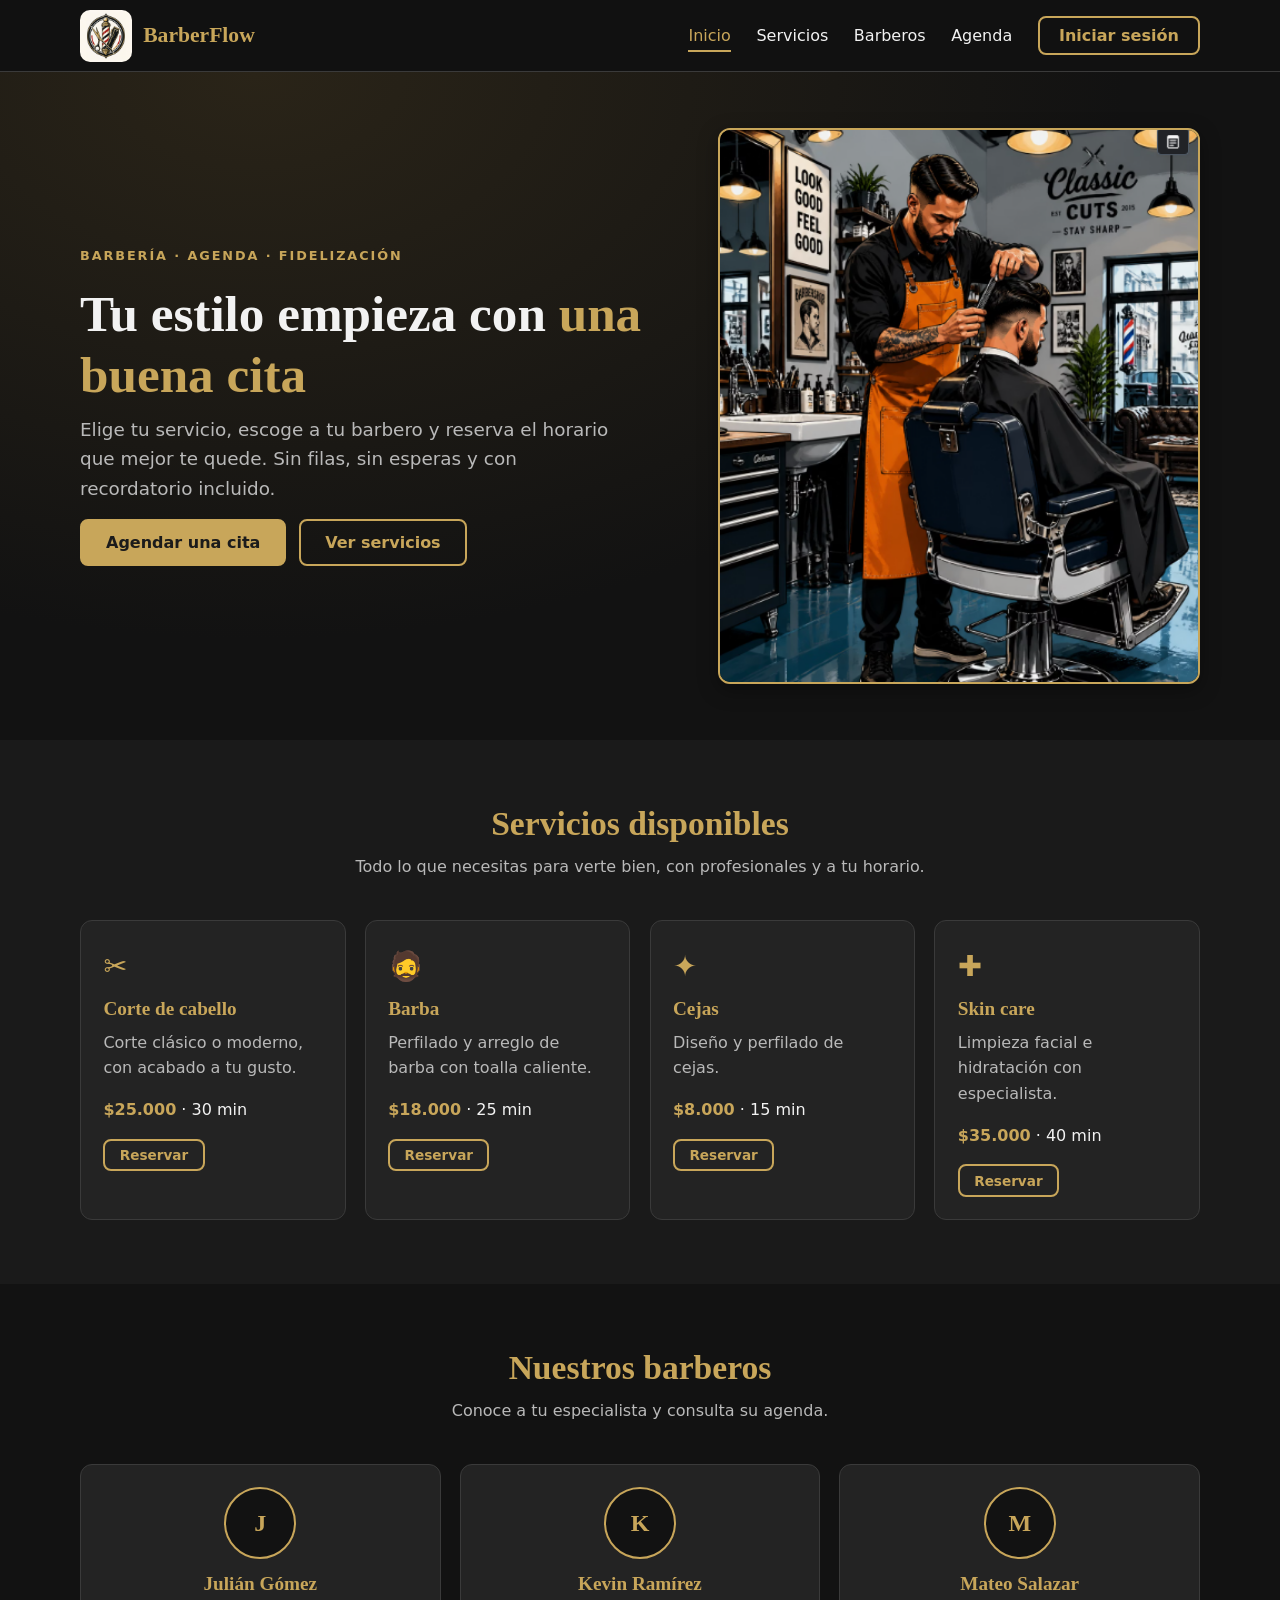
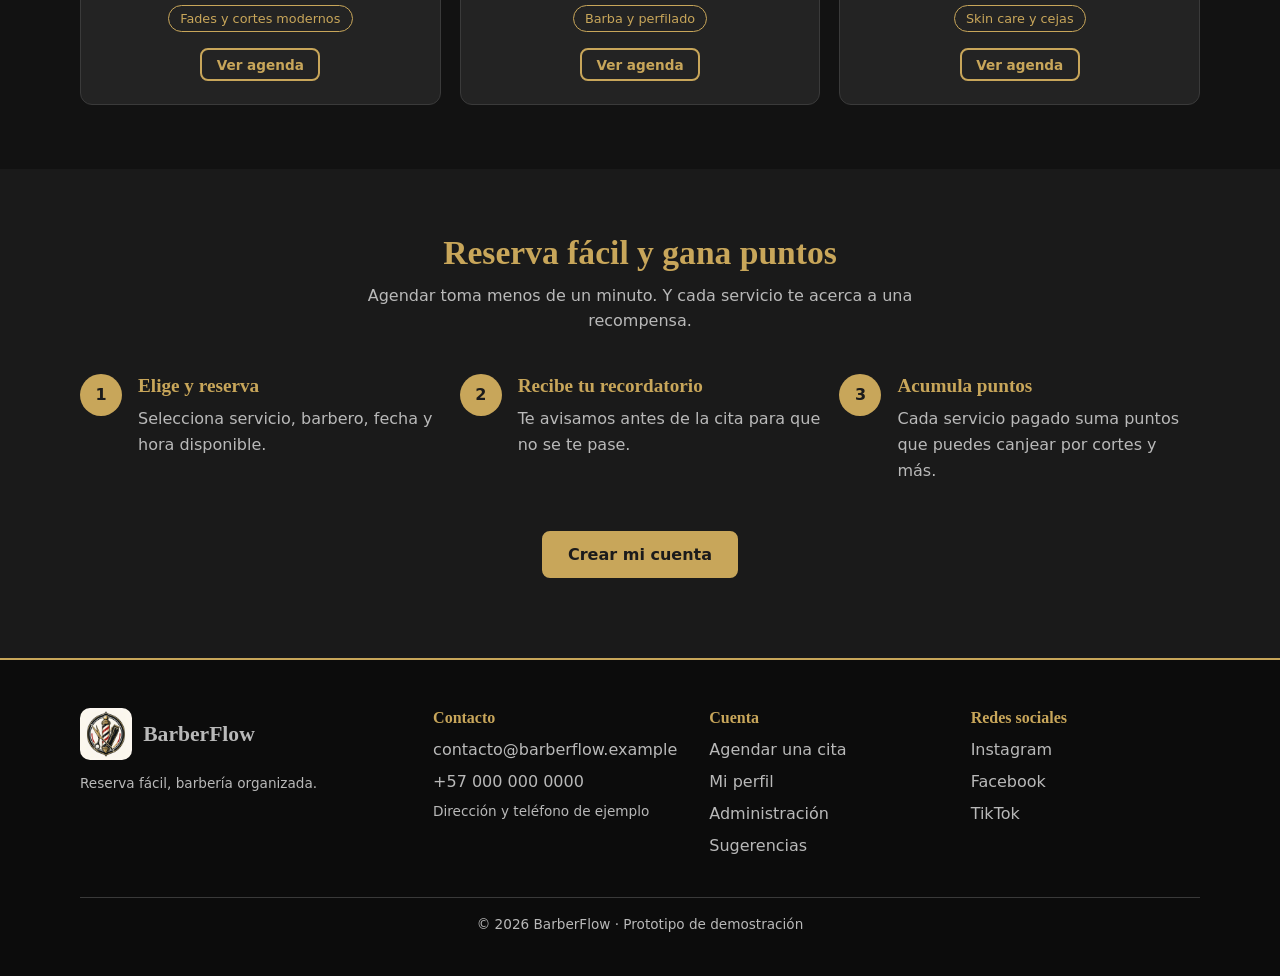
<file: index.html>
<!DOCTYPE html>
<html lang="es">
<head>
    <meta charset="UTF-8">
    <meta name="viewport" content="width=device-width, initial-scale=1.0">
    <meta name="description" content="BarberFlow: reserva tu cita en la barbería, acumula puntos y gestiona tu agenda.">
    <link rel="icon" href="img/logo.png">
    <title>BarberFlow · Reserva tu cita</title>
    <link rel="stylesheet" href="css/styles.css">
</head>
<body data-page="inicio">
    <a class="skip-link" href="#contenido">Saltar al contenido</a>
    <header id="site-header"></header>

    <main id="contenido">
        <!-- Sección principal -->
        <section class="hero">
            <div class="container hero__grid">
                <div>
                    <p class="hero__eyebrow">Barbería · Agenda · Fidelización</p>
                    <h1>Tu estilo empieza con <em>una buena cita</em></h1>
                    <p class="lead">Elige tu servicio, escoge a tu barbero y reserva el horario que mejor te quede. Sin filas, sin esperas y con recordatorio incluido.</p>
                    <div class="hero__actions">
                        <a class="btn" href="reserva.html">Agendar una cita</a>
                        <a class="btn btn--outline" href="#servicios">Ver servicios</a>
                    </div>
                </div>
                <img class="hero__photo" src="img/barberia.png" width="430" height="556"
                     alt="Un barbero atiende a un cliente sentado en la silla de la barbería">
            </div>
        </section>

        <!-- Servicios -->
        <section class="section section--alt" id="servicios">
            <div class="container">
                <div class="section__head">
                    <h2>Servicios disponibles</h2>
                    <p>Todo lo que necesitas para verte bien, con profesionales y a tu horario.</p>
                </div>
                <div class="grid grid--4" id="lista-servicios"></div>
            </div>
        </section>

        <!-- Barberos -->
        <section class="section" id="barberos">
            <div class="container">
                <div class="section__head">
                    <h2>Nuestros barberos</h2>
                    <p>Conoce a tu especialista y consulta su agenda.</p>
                </div>
                <div class="grid grid--3" id="lista-barberos"></div>
            </div>
        </section>

        <!-- Cómo funciona -->
        <section class="section section--alt" id="como-funciona">
            <div class="container">
                <div class="section__head">
                    <h2>Reserva fácil y gana puntos</h2>
                    <p>Agendar toma menos de un minuto. Y cada servicio te acerca a una recompensa.</p>
                </div>
                <div class="grid grid--3">
                    <div class="feature"><span class="feature__num">1</span>
                        <div><h3>Elige y reserva</h3><p class="muted">Selecciona servicio, barbero, fecha y hora disponible.</p></div></div>
                    <div class="feature"><span class="feature__num">2</span>
                        <div><h3>Recibe tu recordatorio</h3><p class="muted">Te avisamos antes de la cita para que no se te pase.</p></div></div>
                    <div class="feature"><span class="feature__num">3</span>
                        <div><h3>Acumula puntos</h3><p class="muted">Cada servicio pagado suma puntos que puedes canjear por cortes y más.</p></div></div>
                </div>
                <p style="text-align:center; margin-top:2rem"><a class="btn" href="login.html#registro">Crear mi cuenta</a></p>
            </div>
        </section>
    </main>

    <footer id="site-footer"></footer>

    <script src="js/data.js"></script>
    <script src="js/main.js"></script>
</body>
</html>
</file>
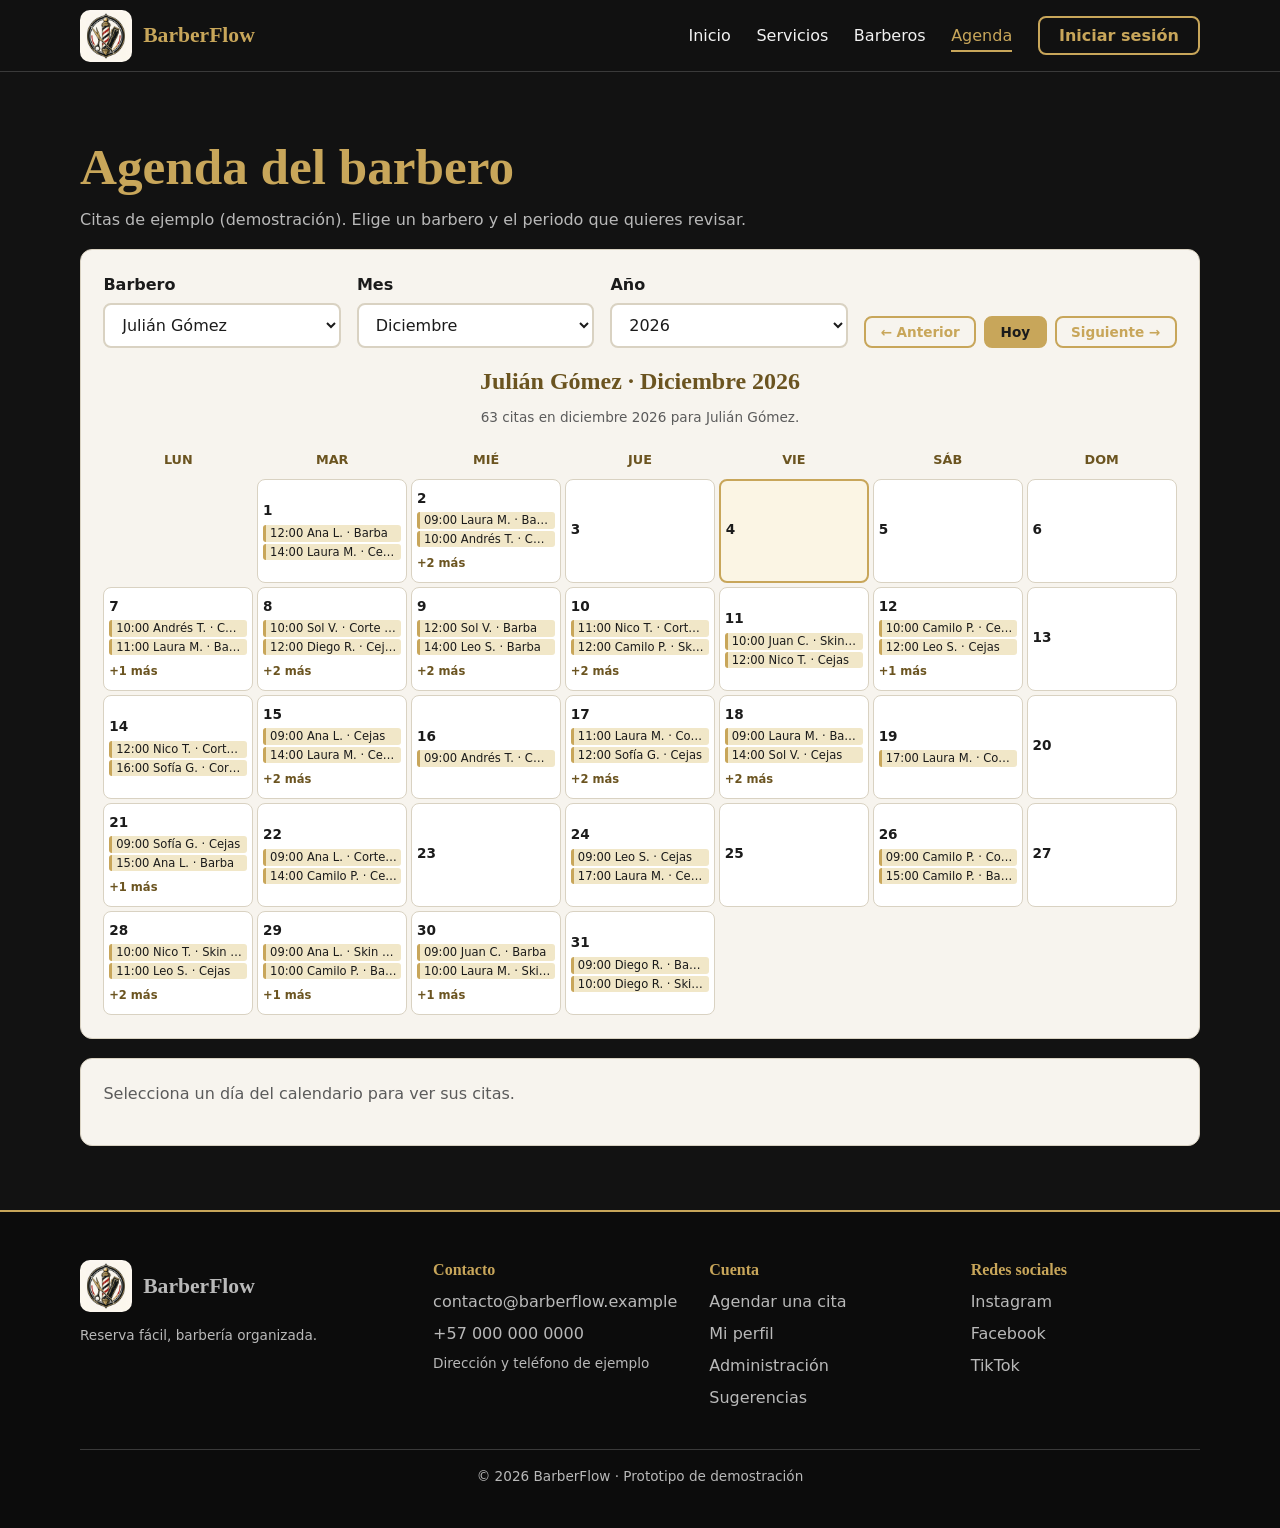
<file: agenda.html>
<!DOCTYPE html>
<html lang="es">
<head>
    <meta charset="UTF-8">
    <meta name="viewport" content="width=device-width, initial-scale=1.0">
    <link rel="icon" href="img/logo.png">
    <title>BarberFlow · Agenda del barbero</title>
    <link rel="stylesheet" href="css/styles.css">
</head>
<body data-page="agenda">
    <a class="skip-link" href="#contenido">Saltar al contenido</a>
    <header id="site-header"></header>

    <main id="contenido" class="section">
        <div class="container">
            <h1>Agenda del barbero</h1>
            <p class="muted">Citas de ejemplo (demostración). Elige un barbero y el periodo que quieres revisar.</p>

            <div class="card card--paper">
                <div class="toolbar form">
                    <div class="field">
                        <label for="sel-barbero">Barbero</label>
                        <select id="sel-barbero"></select>
                    </div>
                    <div class="field">
                        <label for="sel-mes">Mes</label>
                        <select id="sel-mes"></select>
                    </div>
                    <div class="field">
                        <label for="sel-anio">Año</label>
                        <select id="sel-anio"></select>
                    </div>
                    <div class="toolbar__nav">
                        <button class="btn btn--outline btn--sm" type="button" id="btn-prev" aria-label="Mes anterior">← Anterior</button>
                        <button class="btn btn--sm" type="button" id="btn-hoy">Hoy</button>
                        <button class="btn btn--outline btn--sm" type="button" id="btn-next" aria-label="Mes siguiente">Siguiente →</button>
                    </div>
                </div>

                <h2 class="cal__title" id="cal-titulo" aria-live="polite"></h2>
                <p class="small muted" id="cal-resumen" aria-live="polite" style="text-align:center"></p>
                <div class="cal" id="cal"></div>
            </div>

            <section class="card card--paper" style="margin-top:1.2rem" aria-labelledby="t-dia">
                <h2 id="t-dia" class="sr-only">Detalle del día</h2>
                <div id="dia-detalle" aria-live="polite"></div>
            </section>
        </div>
    </main>

    <footer id="site-footer"></footer>
    <script src="js/data.js"></script>
    <script src="js/main.js"></script>
</body>
</html>
</file>
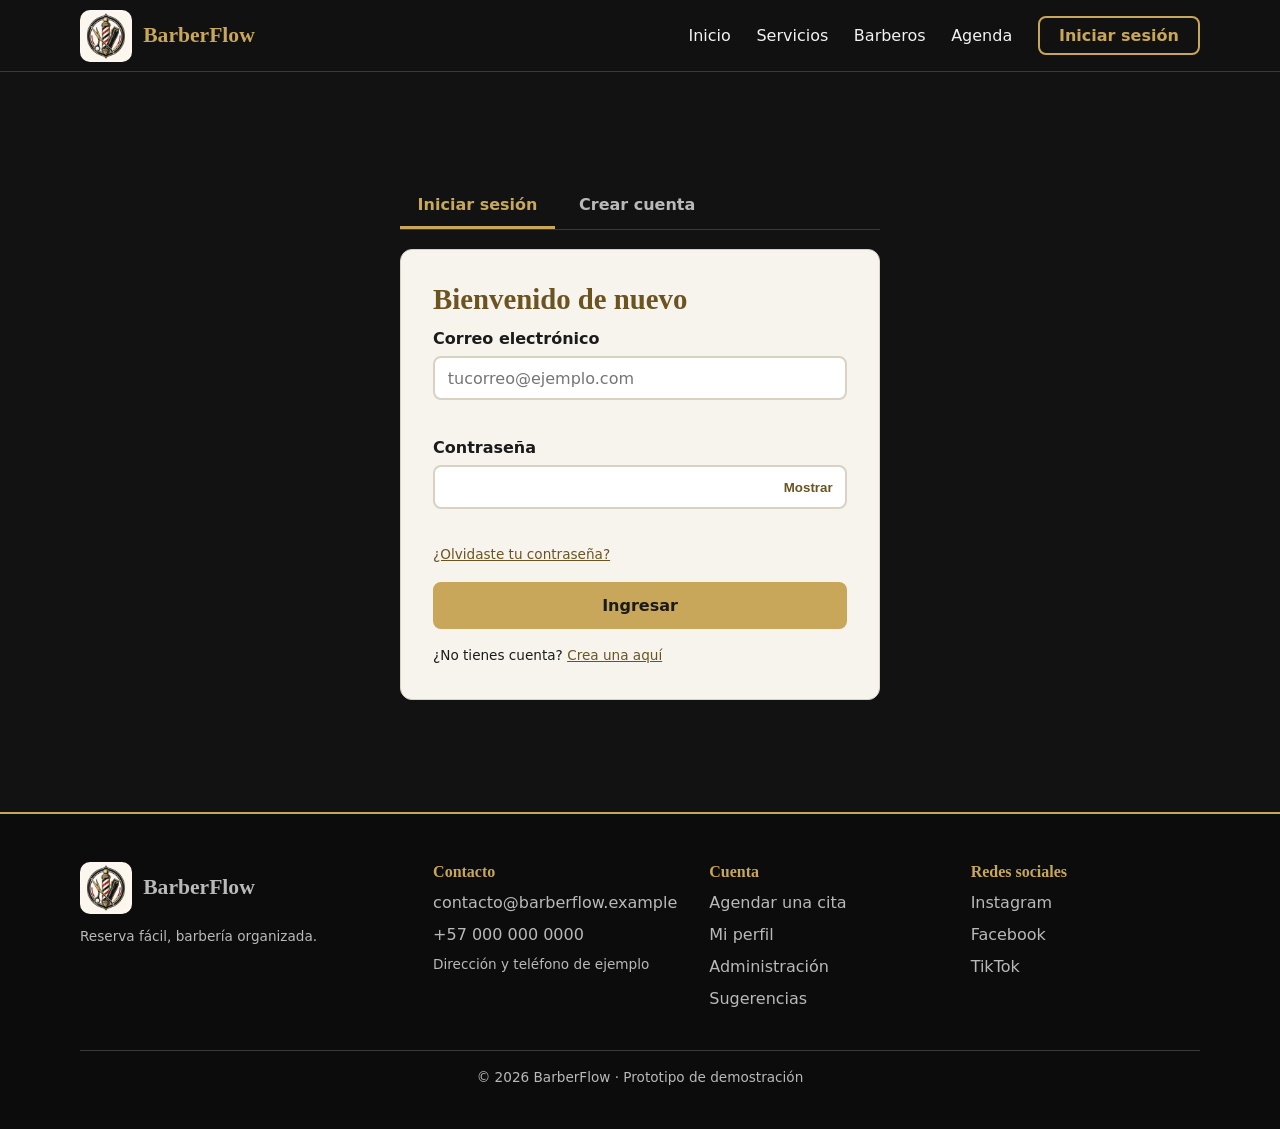
<file: login.html>
<!DOCTYPE html>
<html lang="es">
<head>
    <meta charset="UTF-8">
    <meta name="viewport" content="width=device-width, initial-scale=1.0">
    <link rel="icon" href="img/logo.png">
    <title>BarberFlow · Iniciar sesión</title>
    <link rel="stylesheet" href="css/styles.css">
</head>
<body data-page="login">
    <a class="skip-link" href="#contenido">Saltar al contenido</a>
    <header id="site-header"></header>

    <main id="contenido" class="section">
        <div class="auth">
            <div class="tabs" role="tablist" aria-label="Acceso">
                <button class="tab" role="tab" data-tab="login" aria-selected="true" aria-controls="panel-login">Iniciar sesión</button>
                <button class="tab" role="tab" data-tab="registro" aria-selected="false" aria-controls="panel-registro">Crear cuenta</button>
            </div>

            <!-- Iniciar sesión -->
            <div class="card card--paper tab-panel" id="panel-login" role="tabpanel">
                <h1 style="font-size:1.8rem; color:#6b5420">Bienvenido de nuevo</h1>
                <form class="form" id="form-login" novalidate>
                    <div class="field">
                        <label for="login-correo">Correo electrónico</label>
                        <input id="login-correo" name="correo" type="email" autocomplete="email" placeholder="tucorreo@ejemplo.com">
                        <span class="field__msg" role="alert"></span>
                    </div>
                    <div class="field">
                        <label for="login-clave">Contraseña</label>
                        <div class="pass-wrap">
                            <input id="login-clave" name="clave" type="password" autocomplete="current-password">
                            <button type="button" class="pass-toggle" data-target="login-clave" aria-pressed="false">Mostrar</button>
                        </div>
                        <span class="field__msg" role="alert"></span>
                    </div>
                    <p class="small"><button type="button" class="link-btn" id="btn-recuperar">¿Olvidaste tu contraseña?</button></p>
                    <button class="btn btn--block" type="submit">Ingresar</button>
                    <div id="login-result" role="status" hidden></div>
                    <p class="small" style="margin:1rem 0 0">¿No tienes cuenta? <button type="button" class="link-btn" data-goto="registro">Crea una aquí</button></p>
                </form>
            </div>

            <!-- Crear cuenta -->
            <div class="card card--paper tab-panel" id="panel-registro" role="tabpanel" hidden>
                <h1 style="font-size:1.8rem; color:#6b5420">Crea tu cuenta</h1>
                <form class="form" id="form-registro" novalidate>
                    <div class="field">
                        <label for="reg-nombre">Nombre completo</label>
                        <input id="reg-nombre" name="nombre" type="text" autocomplete="name">
                        <span class="field__msg" role="alert"></span>
                    </div>
                    <div class="field">
                        <label for="reg-correo">Correo electrónico</label>
                        <input id="reg-correo" name="correo" type="email" autocomplete="email">
                        <span class="field__msg" role="alert"></span>
                    </div>
                    <div class="field">
                        <label for="reg-telefono">Teléfono</label>
                        <input id="reg-telefono" name="telefono" type="tel" inputmode="numeric" autocomplete="tel" placeholder="300 123 4567">
                        <span class="field__msg" role="alert"></span>
                    </div>
                    <div class="field">
                        <label for="reg-clave">Contraseña</label>
                        <div class="pass-wrap">
                            <input id="reg-clave" name="clave" type="password" autocomplete="new-password" aria-describedby="reg-clave-hint">
                            <button type="button" class="pass-toggle" data-target="reg-clave" aria-pressed="false">Mostrar</button>
                        </div>
                        <span class="field__hint" id="reg-clave-hint">Mínimo 8 caracteres.</span>
                        <span class="field__msg" role="alert"></span>
                    </div>
                    <div class="field">
                        <label for="reg-edad">Edad</label>
                        <input id="reg-edad" name="edad" type="number" min="1" max="100" inputmode="numeric" aria-describedby="reg-edad-hint">
                        <span class="field__hint" id="reg-edad-hint">Las personas menores de 15 años no pueden registrarse.</span>
                        <span class="field__msg" role="alert"></span>
                    </div>
                    <button class="btn btn--block" type="submit">Crear cuenta</button>
                    <div id="registro-result" role="status" hidden></div>
                    <p class="small" style="margin:1rem 0 0">¿Ya tienes cuenta? <button type="button" class="link-btn" data-goto="login">Inicia sesión</button></p>
                </form>
            </div>
        </div>
    </main>

    <dialog id="dlg-recuperar" aria-labelledby="rec-title">
        <form method="dialog" class="form" novalidate>
            <h2 id="rec-title">Recuperar contraseña</h2>
            <p class="muted">Escribe tu correo y te enviaremos un enlace para restablecerla.</p>
            <div class="field"><label for="rec-correo">Correo electrónico</label>
                <input id="rec-correo" type="email" autocomplete="email">
                <span class="field__msg" id="rec-msg" role="alert"></span></div>
            <div class="dialog-actions">
                <button class="btn btn--outline btn--sm" value="cancel" formnovalidate>Cerrar</button>
                <button class="btn btn--sm" id="rec-enviar" type="button">Enviar enlace</button>
            </div>
        </form>
    </dialog>

    <footer id="site-footer"></footer>
    <script src="js/data.js"></script>
    <script src="js/main.js"></script>
</body>
</html>
</file>
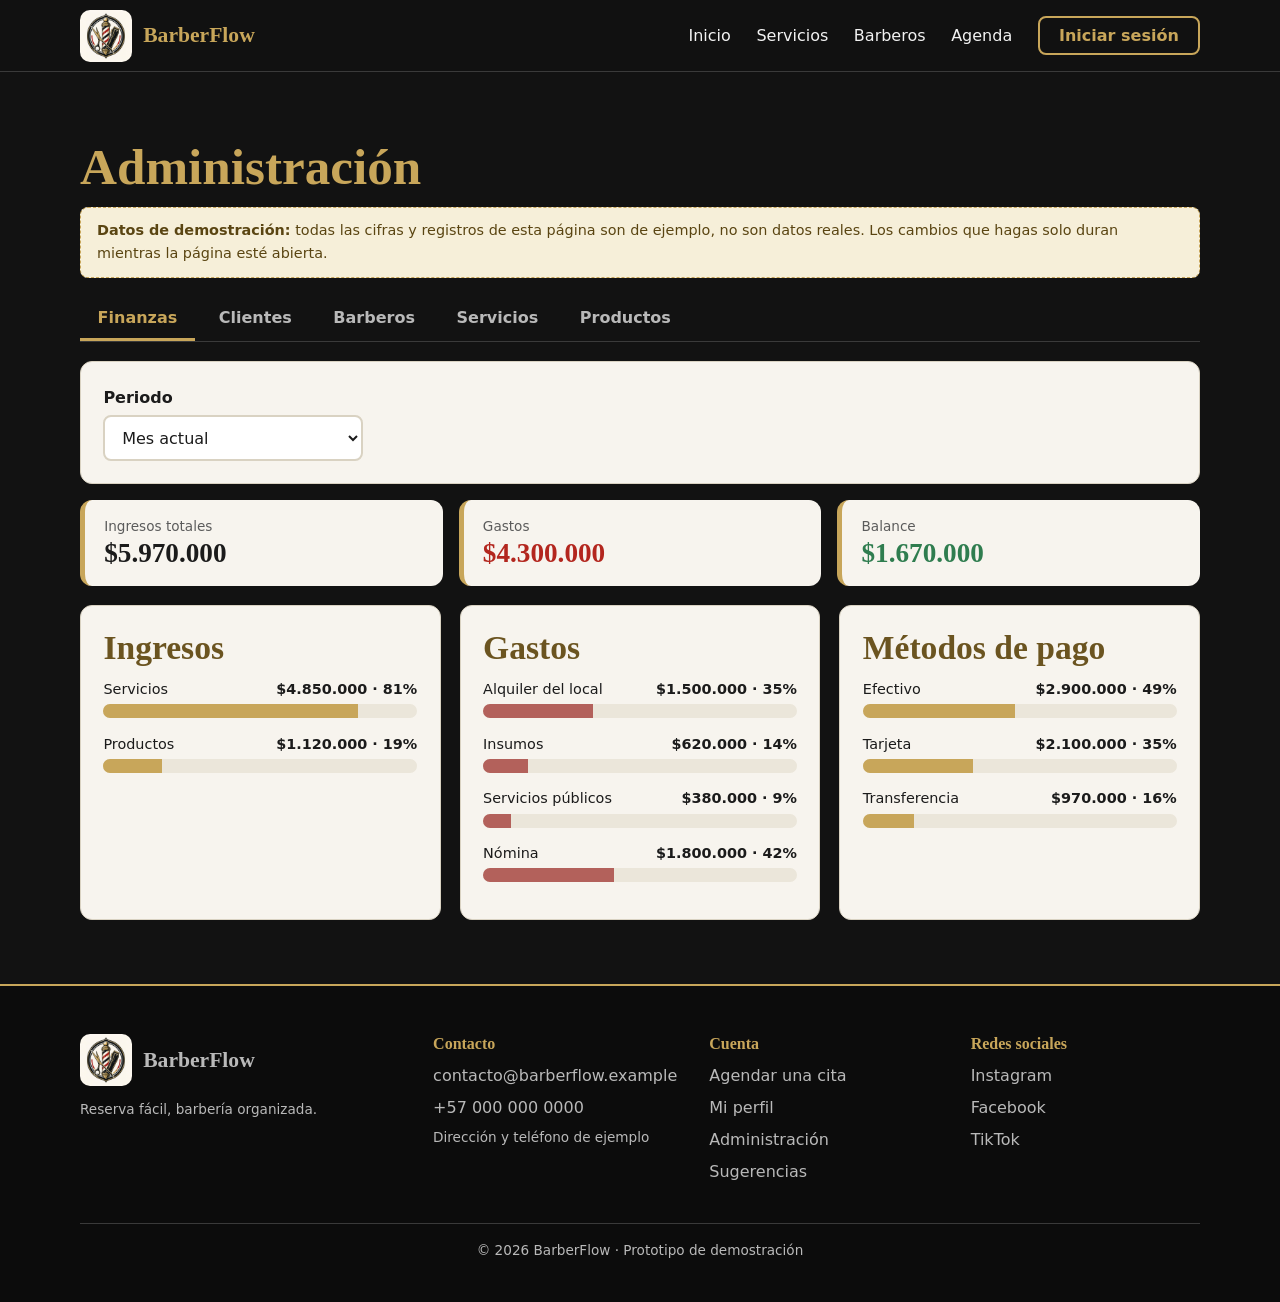
<file: panel.html>
<!DOCTYPE html>
<html lang="es">
<head>
    <meta charset="UTF-8">
    <meta name="viewport" content="width=device-width, initial-scale=1.0">
    <link rel="icon" href="img/logo.png">
    <title>BarberFlow · Administración</title>
    <link rel="stylesheet" href="css/styles.css">
</head>
<body data-page="admin">
    <a class="skip-link" href="#contenido">Saltar al contenido</a>
    <header id="site-header"></header>

    <main id="contenido" class="section">
        <div class="container">
            <h1>Administración</h1>
            <p class="demo-banner"><strong>Datos de demostración:</strong> todas las cifras y registros de esta página son de ejemplo, no son datos reales. Los cambios que hagas solo duran mientras la página esté abierta.</p>

            <div class="tabs" role="tablist" aria-label="Secciones de administración">
                <button class="tab" role="tab" data-tab="finanzas" aria-selected="true" aria-controls="panel-finanzas">Finanzas</button>
                <button class="tab" role="tab" data-tab="clientes" aria-selected="false" aria-controls="panel-clientes">Clientes</button>
                <button class="tab" role="tab" data-tab="barberos" aria-selected="false" aria-controls="panel-barberos">Barberos</button>
                <button class="tab" role="tab" data-tab="servicios" aria-selected="false" aria-controls="panel-servicios">Servicios</button>
                <button class="tab" role="tab" data-tab="productos" aria-selected="false" aria-controls="panel-productos">Productos</button>
            </div>

            <!-- Finanzas -->
            <section class="tab-panel" id="panel-finanzas" role="tabpanel">
                <div class="card card--paper form" style="margin-bottom:1rem">
                    <div class="field" style="max-width:260px; margin:0">
                        <label for="fin-periodo">Periodo</label>
                        <select id="fin-periodo">
                            <option value="actual">Mes actual</option>
                            <option value="anterior">Mes anterior</option>
                        </select>
                    </div>
                </div>
                <div class="kpis" id="kpis"></div>
                <div class="grid grid--3">
                    <div class="card card--paper"><h2>Ingresos</h2><div id="fin-ingresos"></div></div>
                    <div class="card card--paper"><h2>Gastos</h2><div id="fin-gastos"></div></div>
                    <div class="card card--paper"><h2>Métodos de pago</h2><div id="fin-pagos"></div></div>
                </div>
            </section>

            <!-- Clientes -->
            <section class="tab-panel" id="panel-clientes" role="tabpanel" hidden>
                <div class="card card--paper">
                    <h2>Clientes</h2>
                    <div class="table-wrap"><table>
                        <thead><tr><th>Nombre</th><th>Correo</th><th>Teléfono</th><th>Tipo</th><th class="num">Acciones</th></tr></thead>
                        <tbody id="tabla-clientes"></tbody></table></div>
                    <form class="form inline-form" id="form-clientes" novalidate aria-label="Agregar o editar cliente"></form>
                </div>
            </section>

            <!-- Barberos -->
            <section class="tab-panel" id="panel-barberos" role="tabpanel" hidden>
                <div class="card card--paper">
                    <h2>Barberos</h2>
                    <div class="table-wrap"><table>
                        <thead><tr><th>Nombre</th><th>Especialidad</th><th>Estado</th><th class="num">Acciones</th></tr></thead>
                        <tbody id="tabla-barberos"></tbody></table></div>
                    <form class="form inline-form" id="form-barberos" novalidate aria-label="Agregar o editar barbero"></form>
                </div>
            </section>

            <!-- Servicios -->
            <section class="tab-panel" id="panel-servicios" role="tabpanel" hidden>
                <div class="card card--paper">
                    <h2>Servicios</h2>
                    <div class="table-wrap"><table>
                        <thead><tr><th>Nombre</th><th>Precio</th><th>Duración</th><th class="num">Acciones</th></tr></thead>
                        <tbody id="tabla-servicios"></tbody></table></div>
                    <form class="form inline-form" id="form-servicios" novalidate aria-label="Agregar o editar servicio"></form>
                </div>
            </section>

            <!-- Productos -->
            <section class="tab-panel" id="panel-productos" role="tabpanel" hidden>
                <div class="card card--paper">
                    <h2>Productos</h2>
                    <div class="table-wrap"><table>
                        <thead><tr><th>Nombre</th><th>Precio</th><th>Stock</th><th class="num">Acciones</th></tr></thead>
                        <tbody id="tabla-productos"></tbody></table></div>
                    <form class="form inline-form" id="form-productos" novalidate aria-label="Agregar o editar producto"></form>
                </div>
            </section>
        </div>
    </main>

    <footer id="site-footer"></footer>
    <script src="js/data.js"></script>
    <script src="js/main.js"></script>
</body>
</html>
</file>
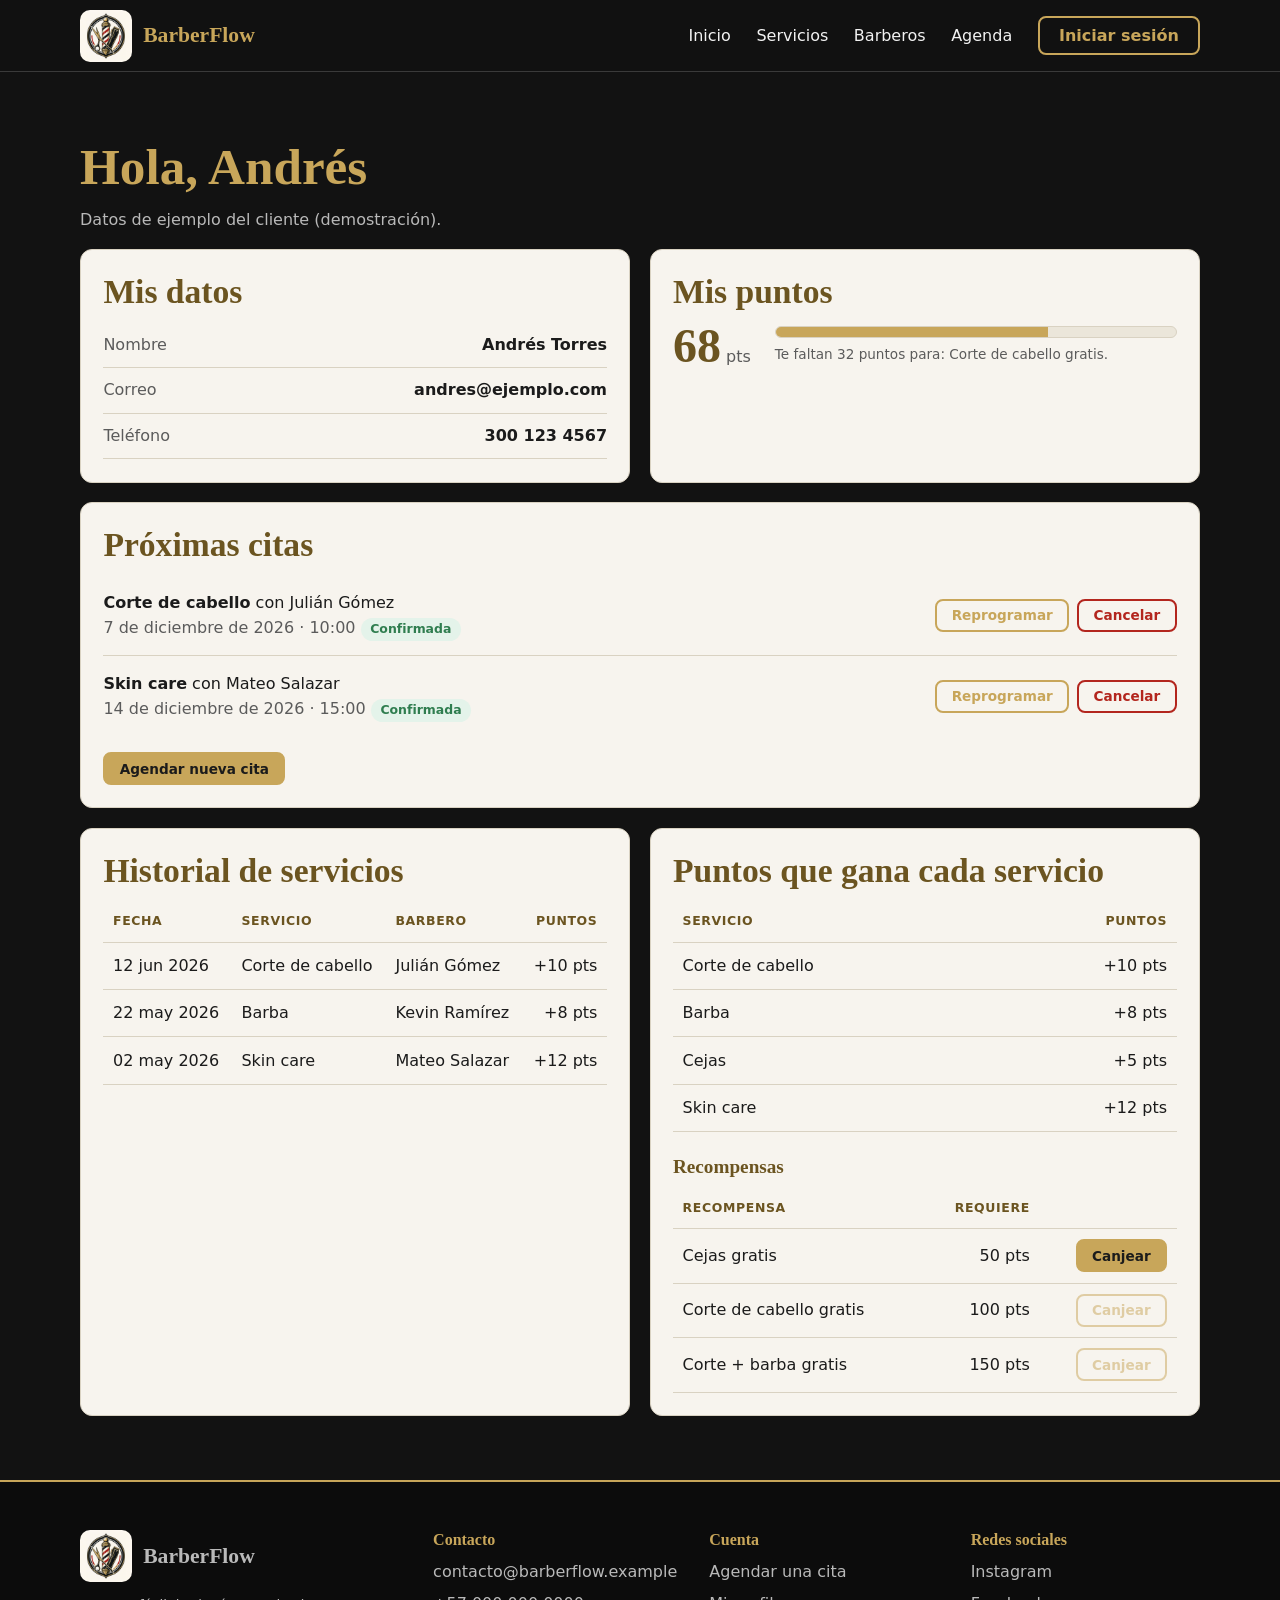
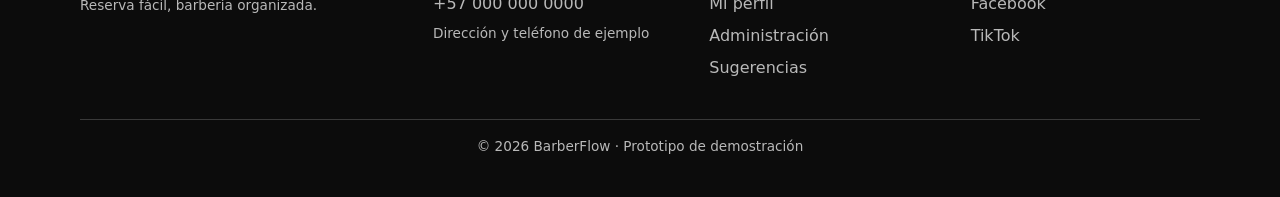
<file: perfil.html>
<!DOCTYPE html>
<html lang="es">
<head>
    <meta charset="UTF-8">
    <meta name="viewport" content="width=device-width, initial-scale=1.0">
    <link rel="icon" href="img/logo.png">
    <title>BarberFlow · Mi perfil</title>
    <link rel="stylesheet" href="css/styles.css">
</head>
<body data-page="perfil">
    <a class="skip-link" href="#contenido">Saltar al contenido</a>
    <header id="site-header"></header>

    <main id="contenido" class="section">
        <div class="container">
            <h1 id="hola">Hola</h1>
            <p class="muted">Datos de ejemplo del cliente (demostración).</p>
            <div id="live" role="status" aria-live="polite" hidden></div>

            <div class="grid grid--2" style="margin-top:1rem">
                <section class="card card--paper" aria-labelledby="t-datos">
                    <h2 id="t-datos">Mis datos</h2>
                    <dl class="summary" id="perfil-datos"></dl>
                </section>

                <section class="card card--paper" aria-labelledby="t-puntos">
                    <h2 id="t-puntos">Mis puntos</h2>
                    <div class="points">
                        <div><span class="points__num" id="puntos-total">0</span> <span class="muted">pts</span></div>
                        <div class="progress">
                            <div class="progress__bar" aria-hidden="true"><div class="progress__fill" id="puntos-fill"></div></div>
                            <p class="small muted" id="puntos-texto" style="margin:.4rem 0 0"></p>
                        </div>
                    </div>
                </section>
            </div>

            <section class="card card--paper" style="margin-top:1.2rem" aria-labelledby="t-citas">
                <h2 id="t-citas">Próximas citas</h2>
                <div id="perfil-citas"></div>
                <p style="margin:1rem 0 0"><a class="btn btn--sm" href="reserva.html">Agendar nueva cita</a></p>
            </section>

            <div class="grid grid--2" style="margin-top:1.2rem">
                <section class="card card--paper" aria-labelledby="t-hist">
                    <h2 id="t-hist">Historial de servicios</h2>
                    <div class="table-wrap">
                        <table>
                            <thead><tr><th>Fecha</th><th>Servicio</th><th>Barbero</th><th class="num">Puntos</th></tr></thead>
                            <tbody id="perfil-historial"></tbody>
                        </table>
                    </div>
                </section>

                <section class="card card--paper" aria-labelledby="t-pxs">
                    <h2 id="t-pxs">Puntos que gana cada servicio</h2>
                    <div class="table-wrap">
                        <table>
                            <thead><tr><th>Servicio</th><th class="num">Puntos</th></tr></thead>
                            <tbody id="puntos-servicio"></tbody>
                        </table>
                    </div>
                    <h3 style="margin-top:1.4rem">Recompensas</h3>
                    <div class="table-wrap">
                        <table>
                            <thead><tr><th>Recompensa</th><th class="num">Requiere</th><th></th></tr></thead>
                            <tbody id="recompensas"></tbody>
                        </table>
                    </div>
                </section>
            </div>
        </div>
    </main>

    <footer id="site-footer"></footer>
    <script src="js/data.js"></script>
    <script src="js/main.js"></script>
</body>
</html>
</file>
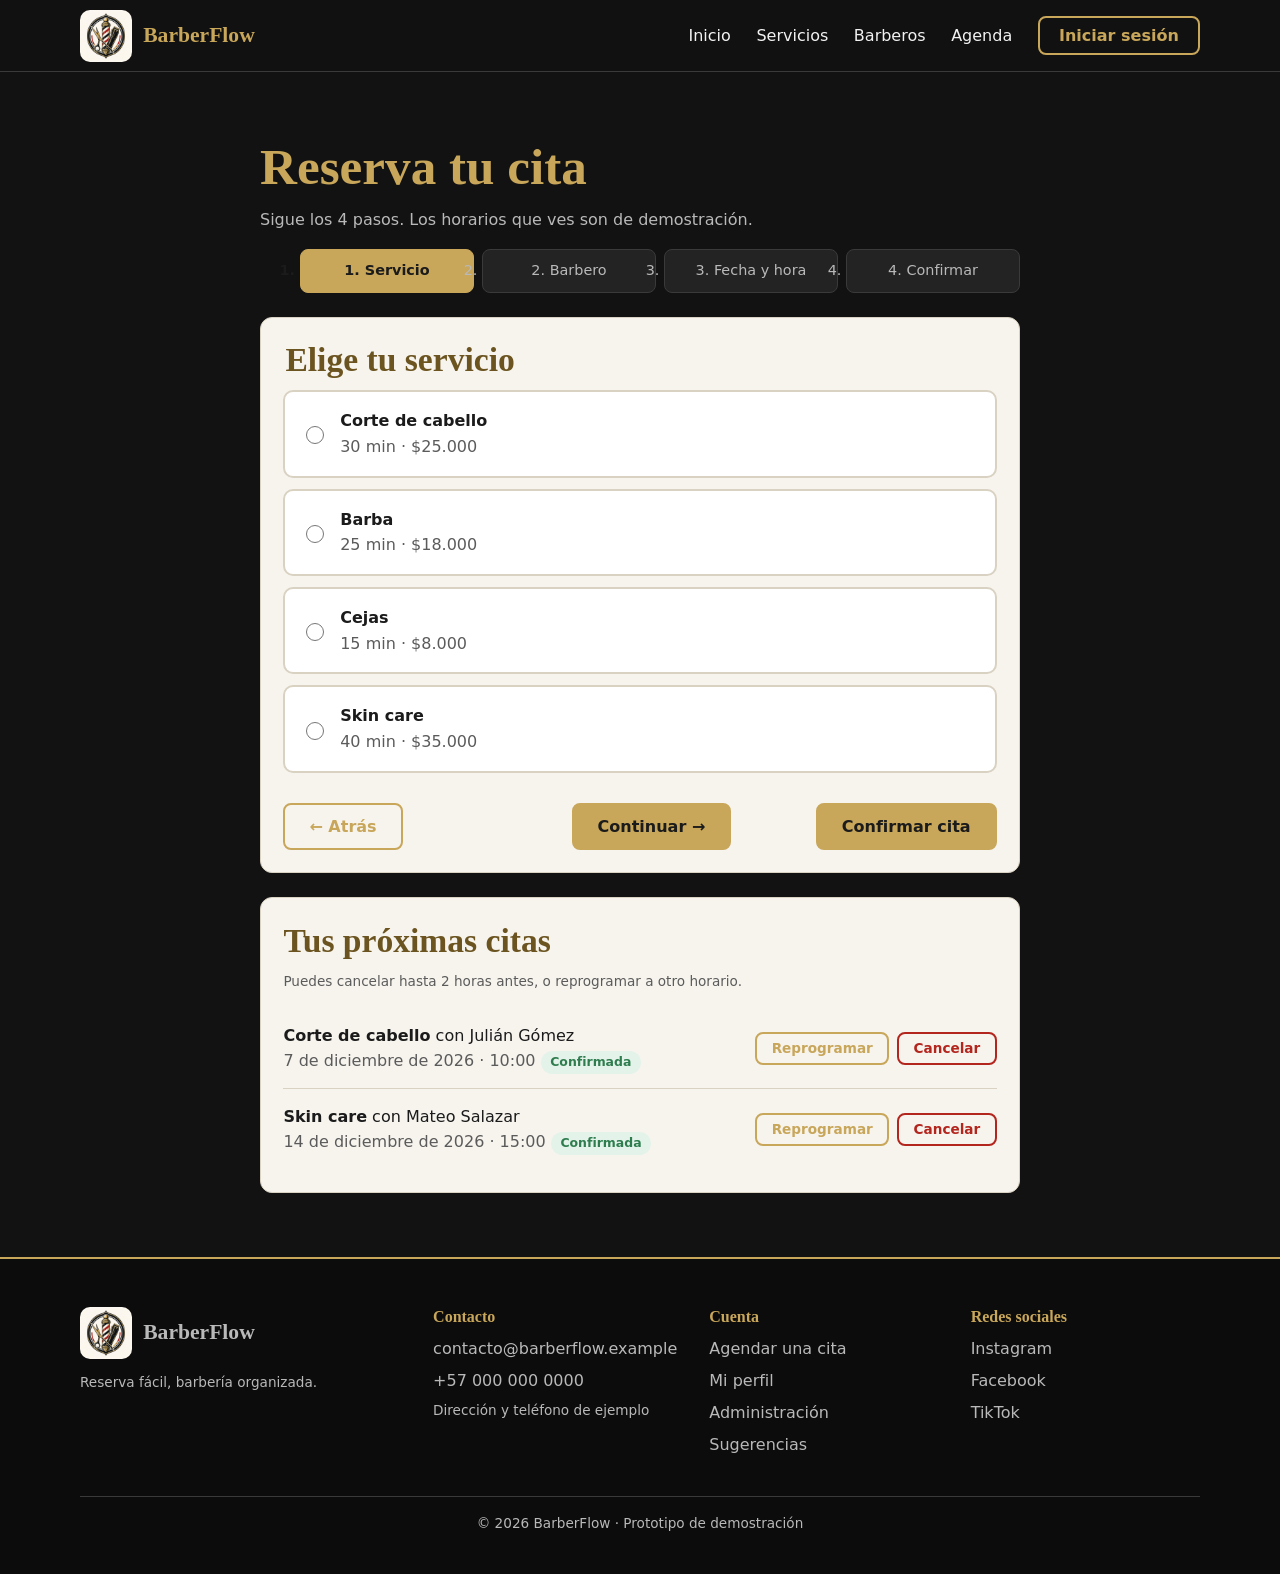
<file: reserva.html>
<!DOCTYPE html>
<html lang="es">
<head>
    <meta charset="UTF-8">
    <meta name="viewport" content="width=device-width, initial-scale=1.0">
    <link rel="icon" href="img/logo.png">
    <title>BarberFlow · Reserva de citas</title>
    <link rel="stylesheet" href="css/styles.css">
</head>
<body data-page="reserva">
    <a class="skip-link" href="#contenido">Saltar al contenido</a>
    <header id="site-header"></header>

    <main id="contenido" class="section">
        <div class="container" style="max-width:760px">
            <h1>Reserva tu cita</h1>
            <p class="muted">Sigue los 4 pasos. Los horarios que ves son de demostración.</p>

            <ol class="stepper" aria-label="Pasos de la reserva">
                <li data-step="1">1. Servicio</li>
                <li data-step="2">2. Barbero</li>
                <li data-step="3">3. Fecha y hora</li>
                <li data-step="4">4. Confirmar</li>
            </ol>

            <div id="live" role="status" aria-live="polite" hidden></div>

            <div class="card card--paper" id="wizard">
                <div class="wizard-step" data-step="1">
                    <fieldset style="border:0; padding:0; margin:0">
                        <legend><h2>Elige tu servicio</h2></legend>
                        <div id="opc-servicios"></div>
                    </fieldset>
                </div>

                <div class="wizard-step" data-step="2" hidden>
                    <fieldset style="border:0; padding:0; margin:0">
                        <legend><h2>Escoge tu barbero</h2></legend>
                        <div id="opc-barberos"></div>
                    </fieldset>
                </div>

                <div class="wizard-step form" data-step="3" hidden>
                    <h2>Selecciona fecha y horario</h2>
                    <div class="field">
                        <label for="fecha">Fecha</label>
                        <input type="date" id="fecha">
                    </div>
                    <fieldset style="border:0; padding:0; margin:0">
                        <legend class="small muted">Horarios (los tachados no están disponibles)</legend>
                        <div class="slots" id="slots"></div>
                    </fieldset>
                    <p class="small muted" id="slots-info" aria-live="polite"></p>
                </div>

                <div class="wizard-step" data-step="4" hidden>
                    <h2>Confirma tu cita</h2>
                    <dl class="summary" id="resumen"></dl>
                    <p class="alert alert--info">🔔 Te enviaremos un recordatorio antes de tu cita.</p>
                </div>

                <p class="alert alert--err" id="paso-error" role="alert" hidden></p>

                <div class="wizard-nav">
                    <button class="btn btn--outline" type="button" id="btn-atras" hidden>← Atrás</button>
                    <span></span>
                    <button class="btn" type="button" id="btn-sig">Continuar →</button>
                    <button class="btn" type="button" id="btn-confirmar" hidden>Confirmar cita</button>
                </div>
            </div>

            <div class="card card--paper" id="confirmacion" tabindex="-1" role="status" hidden></div>

            <section class="card card--paper" style="margin-top:1.5rem" aria-labelledby="t-mis-citas">
                <h2 id="t-mis-citas">Tus próximas citas</h2>
                <p class="small muted">Puedes cancelar hasta 2 horas antes, o reprogramar a otro horario.</p>
                <div id="mis-citas"></div>
            </section>
        </div>
    </main>

    <footer id="site-footer"></footer>
    <script src="js/data.js"></script>
    <script src="js/main.js"></script>
</body>
</html>
</file>
<file: css/styles.css>
/* =====================================================
   BarberFlow · estilos
   Paleta: carbón + dorado (combina con el logo)
   ===================================================== */
:root {
  --bg: #121212;          /* fondo principal (carbón) */
  --bg-2: #1a1a1a;        /* secciones alternas */
  --bg-3: #232323;        /* tarjetas sobre oscuro */
  --gold: #c8a65a;        /* acento: títulos, iconos, detalles */
  --gold-light: #dcc17f;  /* hover */
  --text: #f2f2f2;        /* texto sobre oscuro */
  --text-soft: #b9b9b9;
  --paper: #f7f4ee;       /* superficies claras: formularios, tablas, calendario */
  --paper-2: #ebe6da;
  --ink: #1b1b1b;         /* texto sobre claro */
  --ink-soft: #5b5b5b;
  --line: #3a3a3a;
  --line-paper: #d9d2c2;
  --ok: #2f7d4f;
  --err: #b3261e;
  --warn: #9a6a00;
  --radius: 12px;
  --shadow: 0 6px 20px rgba(0, 0, 0, .35);
  --font-body: "Segoe UI", system-ui, -apple-system, Roboto, Arial, sans-serif;
  --font-title: Georgia, "Times New Roman", serif;
}

*, *::before, *::after { box-sizing: border-box; }
html { scroll-behavior: smooth; }
body {
  margin: 0; background: var(--bg); color: var(--text);
  font-family: var(--font-body); line-height: 1.6; overflow-x: hidden;
}
img { max-width: 100%; display: block; }
a { color: inherit; }
ul { list-style: none; margin: 0; padding: 0; }
h1, h2, h3, h4 { font-family: var(--font-title); line-height: 1.2; margin: 0 0 .6rem; color: var(--gold); }
h1 { font-size: clamp(2rem, 5vw, 3.2rem); }
h2 { font-size: clamp(1.5rem, 3.2vw, 2.1rem); }
h3 { font-size: 1.2rem; }
p { margin: 0 0 1rem; }

.container { width: min(1120px, 92%); margin-inline: auto; }
.section { padding: 4rem 0; }
.section--alt { background: var(--bg-2); }
.section__head { text-align: center; max-width: 640px; margin: 0 auto 2.5rem; }
.section__head p { color: var(--text-soft); }
.muted { color: var(--text-soft); }
.small { font-size: .85rem; }
.sr-only { position: absolute; width: 1px; height: 1px; overflow: hidden; clip: rect(0 0 0 0); white-space: nowrap; }

/* Foco visible para navegación con teclado */
:focus-visible { outline: 3px solid var(--gold-light); outline-offset: 2px; }
.skip-link { position: absolute; left: -999px; top: 0; background: var(--gold); color: var(--ink); padding: .6rem 1rem; z-index: 100; }
.skip-link:focus { left: 0; }

/* ---------- Botones ---------- */
.btn {
  display: inline-flex; align-items: center; justify-content: center; gap: .4rem;
  padding: .75rem 1.5rem; border-radius: 8px; border: 2px solid var(--gold);
  background: var(--gold); color: var(--ink); font: 700 1rem var(--font-body);
  text-decoration: none; cursor: pointer; transition: background .2s, color .2s, transform .1s;
}
.btn:hover { background: var(--gold-light); border-color: var(--gold-light); }
.btn:active { transform: translateY(1px); }
.btn--outline { background: transparent; color: var(--gold); }
.btn--outline:hover { background: var(--gold); color: var(--ink); }
.btn--danger { background: transparent; border-color: var(--err); color: var(--err); }
.btn--danger:hover { background: var(--err); color: #fff; border-color: var(--err); }
.btn--sm { padding: .4rem .9rem; font-size: .85rem; }
.btn--block { width: 100%; }
.btn[disabled] { opacity: .5; cursor: not-allowed; }

/* ---------- Cabecera ---------- */
.site-header { position: sticky; top: 0; z-index: 50; background: rgba(18, 18, 18, .96); border-bottom: 1px solid var(--line); backdrop-filter: blur(6px); }
.site-header__inner { display: flex; align-items: center; justify-content: space-between; gap: 1rem; padding: .6rem 0; }
.brand { display: flex; align-items: center; gap: .7rem; text-decoration: none; font: 700 1.35rem var(--font-title); color: var(--gold); }
.brand img { width: 52px; height: 52px; border-radius: 10px; }
.nav-toggle { display: none; background: none; border: 2px solid var(--gold); color: var(--gold); border-radius: 8px; padding: .4rem .7rem; font-size: 1.3rem; cursor: pointer; }
.nav ul { display: flex; align-items: center; gap: 1.6rem; }
.nav a { text-decoration: none; padding: .3rem 0; border-bottom: 2px solid transparent; }
.nav a:hover, .nav a[aria-current="page"] { color: var(--gold); border-bottom-color: var(--gold); }
.nav a.btn { padding: .5rem 1.2rem; border-bottom: 2px solid var(--gold); }
.nav a.btn:hover { color: var(--ink); }

/* ---------- Hero ---------- */
.hero { padding: 3.5rem 0; background: radial-gradient(ellipse at 20% 0%, #2a2418 0%, var(--bg) 60%); }
.hero__grid { display: grid; grid-template-columns: 1.1fr .9fr; gap: 3rem; align-items: center; }
.hero__eyebrow { color: var(--gold); letter-spacing: .15em; text-transform: uppercase; font-size: .8rem; font-weight: 700; }
.hero h1 { color: var(--text); }
.hero h1 em { color: var(--gold); font-style: normal; }
.hero p.lead { font-size: 1.15rem; color: var(--text-soft); max-width: 46ch; }
.hero__actions { display: flex; gap: .8rem; flex-wrap: wrap; }
.hero__photo {
  width: 100%; aspect-ratio: 4 / 5; object-fit: cover; object-position: center 25%;
  border-radius: var(--radius); border: 2px solid var(--gold); box-shadow: var(--shadow);
}

/* ---------- Tarjetas ---------- */
.grid { display: grid; gap: 1.2rem; }
.grid--4 { grid-template-columns: repeat(auto-fit, minmax(230px, 1fr)); }
.grid--3 { grid-template-columns: repeat(auto-fit, minmax(260px, 1fr)); }
.grid--2 { grid-template-columns: repeat(auto-fit, minmax(300px, 1fr)); }
.card { background: var(--bg-3); border: 1px solid var(--line); border-radius: var(--radius); padding: 1.4rem; }
.card--paper { background: var(--paper); color: var(--ink); border-color: var(--line-paper); }
.card--paper h2, .card--paper h3 { color: #6b5420; }
.card--paper .muted { color: var(--ink-soft); }
.card__icon { font-size: 1.8rem; color: var(--gold); margin-bottom: .5rem; }
.price { color: var(--gold); font-weight: 700; }
.barber-card { text-align: center; }
.avatar { width: 72px; height: 72px; border-radius: 50%; border: 2px solid var(--gold); display: grid; place-items: center; margin: 0 auto .8rem; font: 700 1.5rem var(--font-title); color: var(--gold); background: var(--bg); }
.tag { display: inline-block; padding: .15rem .7rem; border-radius: 999px; border: 1px solid var(--gold); color: var(--gold); font-size: .8rem; }

.feature { display: flex; gap: 1rem; align-items: flex-start; }
.feature__num { flex: none; width: 42px; height: 42px; border-radius: 50%; background: var(--gold); color: var(--ink); display: grid; place-items: center; font-weight: 800; }

/* ---------- Formularios (superficie clara) ---------- */
.form label, .field label { display: block; font-weight: 600; margin-bottom: .3rem; color: var(--ink); }
.input, .form input, .form select, .form textarea, .select {
  width: 100%; padding: .65rem .8rem; border: 2px solid var(--line-paper); border-radius: 8px;
  background: #fff; color: var(--ink); font: 1rem var(--font-body);
}
.input:hover, .form input:hover, .form select:hover { border-color: var(--gold); }
.field { margin-bottom: 1rem; }
.field--error input { border-color: var(--err); }
.field__msg { display: block; min-height: 1.1em; font-size: .85rem; color: var(--err); margin-top: .25rem; }
.field__hint { font-size: .85rem; color: var(--ink-soft); }
.pass-wrap { position: relative; }
.pass-wrap input { padding-right: 5.2rem; }
.pass-toggle { position: absolute; right: .4rem; top: 50%; transform: translateY(-50%); background: none; border: 0; color: #6b5420; font-weight: 700; cursor: pointer; padding: .3rem .5rem; }
.alert { padding: .8rem 1rem; border-radius: 8px; margin: 1rem 0; font-weight: 600; border: 1px solid; }
.alert--ok { background: #e4f3ea; color: var(--ok); border-color: var(--ok); }
.alert--err { background: #fbe9e7; color: var(--err); border-color: var(--err); }
.alert--info { background: #f6efd9; color: #6b5420; border-color: var(--gold); }
.alert[hidden] { display: none; }

/* ---------- Pestañas ---------- */
.tabs { display: flex; gap: .4rem; flex-wrap: wrap; margin-bottom: 1.2rem; border-bottom: 1px solid var(--line); }
.tab { background: none; border: 0; border-bottom: 3px solid transparent; color: var(--text-soft); padding: .7rem 1.1rem; font: 700 1rem var(--font-body); cursor: pointer; }
.tab:hover { color: var(--gold-light); }
.tab[aria-selected="true"] { color: var(--gold); border-bottom-color: var(--gold); }
.tab-panel[hidden] { display: none; }

/* ---------- Auth ---------- */
.auth { max-width: 480px; margin: 3rem auto; }
.auth .card { padding: 2rem; }
.link-btn { background: none; border: 0; padding: 0; color: #6b5420; text-decoration: underline; cursor: pointer; font: inherit; }

/* ---------- Reserva ---------- */
.stepper { display: flex; gap: .5rem; margin-bottom: 1.5rem; flex-wrap: wrap; }
.stepper li { flex: 1; min-width: 110px; padding: .6rem .8rem; border-radius: 8px; background: var(--bg-3); border: 1px solid var(--line); color: var(--text-soft); font-size: .9rem; text-align: center; }
.stepper li.is-active { background: var(--gold); color: var(--ink); font-weight: 700; border-color: var(--gold); }
.stepper li.is-done { border-color: var(--gold); color: var(--gold); }
.choice { display: flex; gap: .8rem; align-items: center; padding: 1rem; border: 2px solid var(--line-paper); border-radius: 10px; background: #fff; cursor: pointer; margin-bottom: .7rem; color: var(--ink); }
.choice:hover { border-color: var(--gold); }
.choice:has(input:checked) { border-color: var(--gold); background: #f6efd9; }
.choice input { accent-color: #8a6b25; width: 18px; height: 18px; }
.choice strong { display: block; }
.slots { display: flex; flex-wrap: wrap; gap: .5rem; margin: .5rem 0 1rem; }
.slot input { position: absolute; opacity: 0; }
.slot span { display: inline-block; padding: .5rem 1rem; border: 2px solid var(--line-paper); border-radius: 8px; background: #fff; cursor: pointer; color: var(--ink); }
.slot span:hover { border-color: var(--gold); }
.slot input:checked + span { background: var(--gold); border-color: #8a6b25; font-weight: 700; }
.slot input:focus-visible + span { outline: 3px solid var(--gold-light); outline-offset: 2px; }
.slot input:disabled + span { background: #eee; color: #999; text-decoration: line-through; cursor: not-allowed; }
.wizard-nav { display: flex; justify-content: space-between; gap: 1rem; margin-top: 1.2rem; }
.summary { margin: 0; }
.summary div { display: flex; justify-content: space-between; gap: 1rem; padding: .6rem 0; border-bottom: 1px solid var(--line-paper); }
.summary dt { color: var(--ink-soft); }
.summary dd { margin: 0; font-weight: 700; text-align: right; }

/* ---------- Listas de citas ---------- */
.appt { display: flex; justify-content: space-between; align-items: center; gap: 1rem; flex-wrap: wrap; padding: .9rem 0; border-bottom: 1px solid var(--line-paper); }
.appt:last-child { border-bottom: 0; }
.appt__actions { display: flex; gap: .5rem; flex-wrap: wrap; }
.badge { display: inline-block; padding: .1rem .6rem; border-radius: 999px; font-size: .78rem; font-weight: 700; }
.badge--ok { background: #e4f3ea; color: var(--ok); }
.badge--pending { background: #f8ecd0; color: var(--warn); }
.badge--cancel { background: #fbe9e7; color: var(--err); }

/* ---------- Perfil ---------- */
.points { display: flex; align-items: center; gap: 1.5rem; flex-wrap: wrap; }
.points__num { font: 700 3rem var(--font-title); color: #6b5420; line-height: 1; }
.progress { flex: 1; min-width: 200px; }
.progress__bar { height: 12px; background: var(--paper-2); border-radius: 999px; overflow: hidden; border: 1px solid var(--line-paper); }
.progress__fill { height: 100%; background: var(--gold); width: 0; transition: width .5s; }

/* ---------- Tablas ---------- */
.table-wrap { overflow-x: auto; }
table { width: 100%; border-collapse: collapse; color: var(--ink); }
th, td { padding: .65rem .6rem; text-align: left; border-bottom: 1px solid var(--line-paper); }
th { font-size: .78rem; text-transform: uppercase; letter-spacing: .05em; color: #6b5420; }
td.num, th.num { text-align: right; }

/* ---------- Agenda / calendario ---------- */
.toolbar { display: flex; flex-wrap: wrap; gap: 1rem; align-items: end; margin-bottom: 1.2rem; }
.toolbar .field { margin: 0; min-width: 150px; flex: 1; }
.toolbar__nav { display: flex; gap: .5rem; align-items: center; flex-wrap: wrap; }
.cal__title { font: 700 1.5rem var(--font-title); color: #6b5420; text-align: center; margin-bottom: .8rem; text-transform: capitalize; }
.cal { display: grid; grid-template-columns: repeat(7, minmax(0, 1fr)); gap: 4px; }
.cal__dow { text-align: center; font-weight: 700; font-size: .8rem; color: #6b5420; padding: .3rem 0; text-transform: uppercase; }
.cal__day { min-height: 104px; background: #fff; border: 1px solid var(--line-paper); border-radius: 8px; padding: .3rem; cursor: pointer; text-align: left; font: inherit; color: var(--ink); overflow: hidden; }
.cal__day:hover { border-color: var(--gold); }
.cal__day--empty { background: transparent; border: 0; cursor: default; }
.cal__day--today { border: 2px solid var(--gold); background: #fbf5e4; }
.cal__day--selected { outline: 3px solid var(--gold-light); }
.cal__num { font-weight: 700; font-size: .85rem; display: block; margin-bottom: .2rem; }
.cal__ev { display: block; font-size: .72rem; line-height: 1.25; background: #f1e7c8; border-left: 3px solid var(--gold); border-radius: 3px; padding: 1px 4px; margin-bottom: 2px; white-space: nowrap; overflow: hidden; text-overflow: ellipsis; }
.cal__more { font-size: .72rem; color: #6b5420; font-weight: 700; }
.cal__count { display: none; }

/* ---------- Admin ---------- */
.demo-banner { background: #f6efd9; color: #5a4512; border: 1px dashed var(--gold); border-radius: 8px; padding: .7rem 1rem; margin-bottom: 1.2rem; font-size: .9rem; }
.kpis { display: grid; grid-template-columns: repeat(auto-fit, minmax(190px, 1fr)); gap: 1rem; margin-bottom: 1.2rem; }
.kpi { background: var(--paper); color: var(--ink); border-radius: var(--radius); padding: 1rem 1.2rem; border-left: 5px solid var(--gold); }
.kpi span { display: block; color: var(--ink-soft); font-size: .85rem; }
.kpi strong { font: 700 1.7rem var(--font-title); }
.kpi--neg strong { color: var(--err); }
.kpi--pos strong { color: var(--ok); }
.bar-row { margin-bottom: .9rem; color: var(--ink); }
.bar-row__label { display: flex; justify-content: space-between; font-size: .9rem; margin-bottom: .2rem; }
.bar { height: 14px; border-radius: 999px; background: var(--paper-2); overflow: hidden; }
.bar > i { display: block; height: 100%; background: var(--gold); transition: width .5s; }
.bar--red > i { background: #b3615b; }
.inline-form { display: flex; flex-wrap: wrap; gap: .7rem; align-items: end; margin-top: 1.2rem; padding-top: 1rem; border-top: 1px solid var(--line-paper); }
.inline-form .field { margin: 0; flex: 1; min-width: 150px; }

/* ---------- Diálogo ---------- */
dialog { border: 2px solid var(--gold); border-radius: var(--radius); padding: 1.6rem; background: var(--paper); color: var(--ink); max-width: min(440px, 92vw); }
dialog::backdrop { background: rgba(0, 0, 0, .65); }
dialog h2 { color: #6b5420; }
.dialog-actions { display: flex; gap: .6rem; justify-content: flex-end; margin-top: 1rem; }

/* ---------- Pie ---------- */
.site-footer { background: #0c0c0c; border-top: 2px solid var(--gold); padding: 3rem 0 1.5rem; margin-top: 0; }
.footer__grid { display: grid; grid-template-columns: 1.4fr 1fr 1fr 1fr; gap: 2rem; }
.footer__grid h3 { font-size: 1rem; }
.footer__grid li { margin-bottom: .4rem; }
.footer__grid a { color: var(--text-soft); text-decoration: none; }
.footer__grid a:hover { color: var(--gold); text-decoration: underline; }
.footer__bottom { margin-top: 2rem; padding-top: 1rem; border-top: 1px solid var(--line); text-align: center; font-size: .85rem; color: var(--text-soft); }
.link-dark { color: var(--text-soft); background: none; border: 0; padding: 0; font: inherit; cursor: pointer; }
.link-dark:hover { color: var(--gold); text-decoration: underline; }

/* ---------- Tablet ---------- */
@media (max-width: 960px) {
  .hero__grid { grid-template-columns: 1fr; }
  .hero__photo { max-width: 460px; margin-inline: auto; }
  .footer__grid { grid-template-columns: 1fr 1fr; }
}

/* ---------- Móvil ---------- */
@media (max-width: 720px) {
  .section { padding: 2.5rem 0; }
  .nav-toggle { display: block; }
  .nav { display: none; position: absolute; left: 0; right: 0; top: 100%; background: #121212; border-bottom: 1px solid var(--line); padding: 1rem 4%; }
  .nav.is-open { display: block; }
  .nav ul { flex-direction: column; align-items: flex-start; gap: .8rem; }
  .footer__grid { grid-template-columns: 1fr; }
  .stepper li { min-width: calc(50% - .5rem); }
  .hero__photo { aspect-ratio: 1 / 1.1; object-position: center 30%; }
  /* Calendario compacto: solo puntos/contador, el detalle va debajo */
  .cal { gap: 2px; }
  .cal__day { min-height: 52px; padding: .2rem; text-align: center; }
  .cal__ev, .cal__more { display: none; }
  .cal__count { display: inline-block; margin-top: .1rem; background: var(--gold); color: var(--ink); border-radius: 999px; font-size: .7rem; font-weight: 700; padding: 0 .4rem; }
  .cal__dow { font-size: .65rem; }
}

@media (prefers-reduced-motion: reduce) {
  * { transition: none !important; scroll-behavior: auto !important; }
}
</file>
